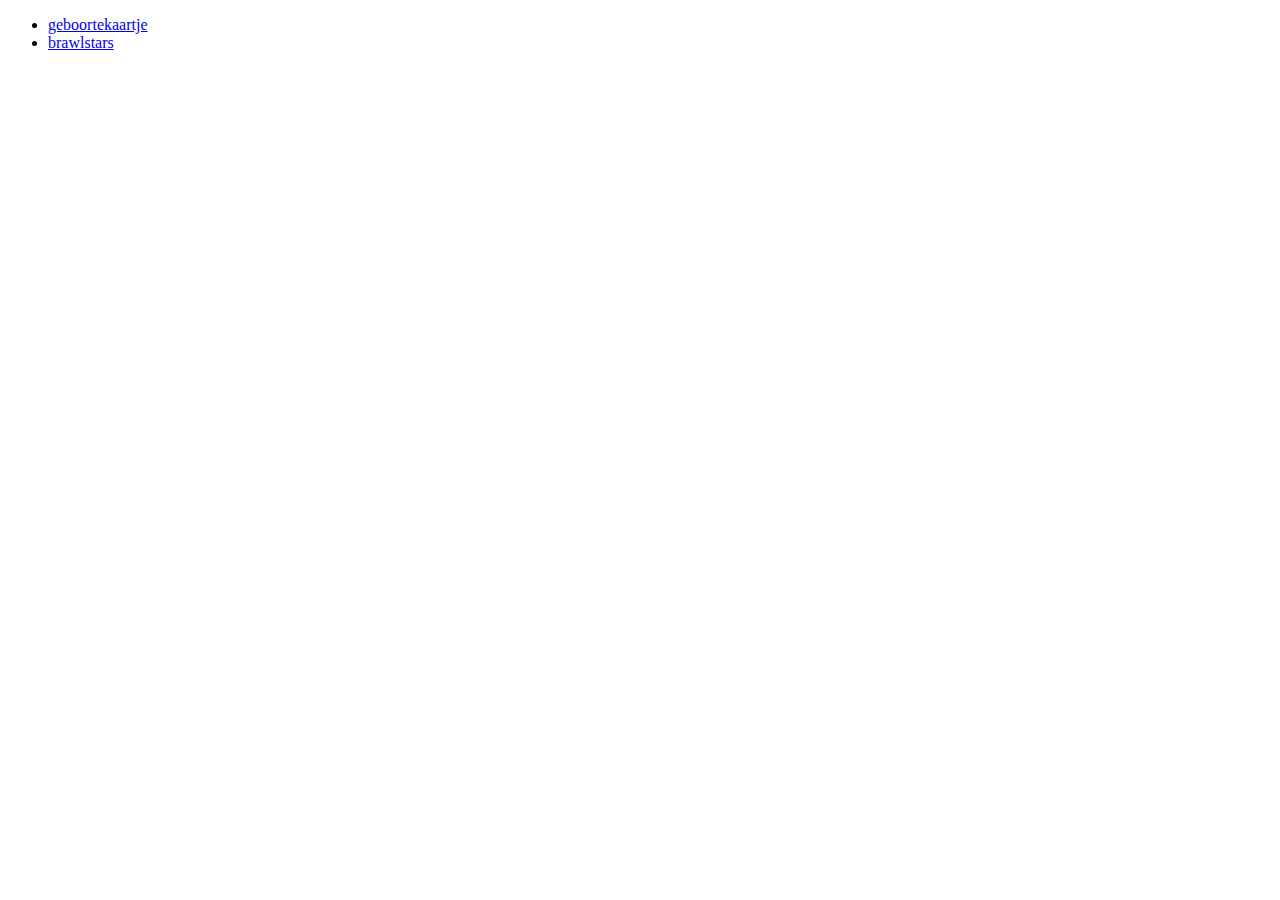
<file: index.html>
<!DOCTYPE html>
<html lang="en">
<head>
    <meta charset="UTF-8">
    <title>Augustijn</title>
</head>
<body>
<ul>
    <li><a href="geboortekaartje/">geboortekaartje</a></li>
    <li><a href="brawlstars/">brawlstars</a></li>
</ul>
</body>
</html>
</file>
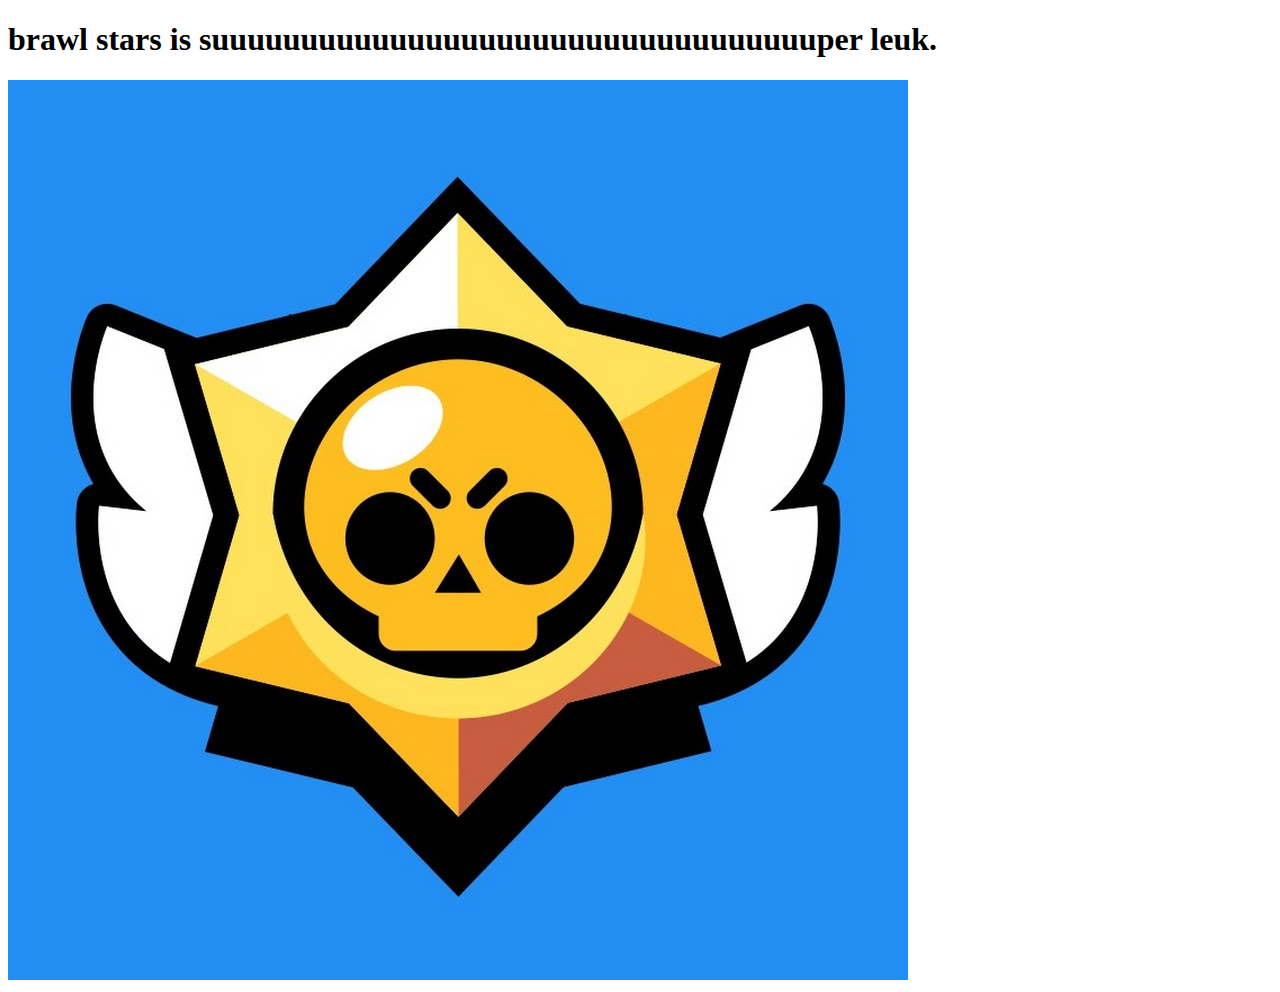
<file: brawlstars/index.html>
<!DOCTYPE html>
<html lang="nl">
    <head>
        <meta charset="UTF-8">
        <title>brawl stars</title>
    </head>
    <body>
    <h1>brawl stars is suuuuuuuuuuuuuuuuuuuuuuuuuuuuuuuuuuper leuk.</h1>
        <img src="tekentje.jpg" />
    </body>
</html>
</file>
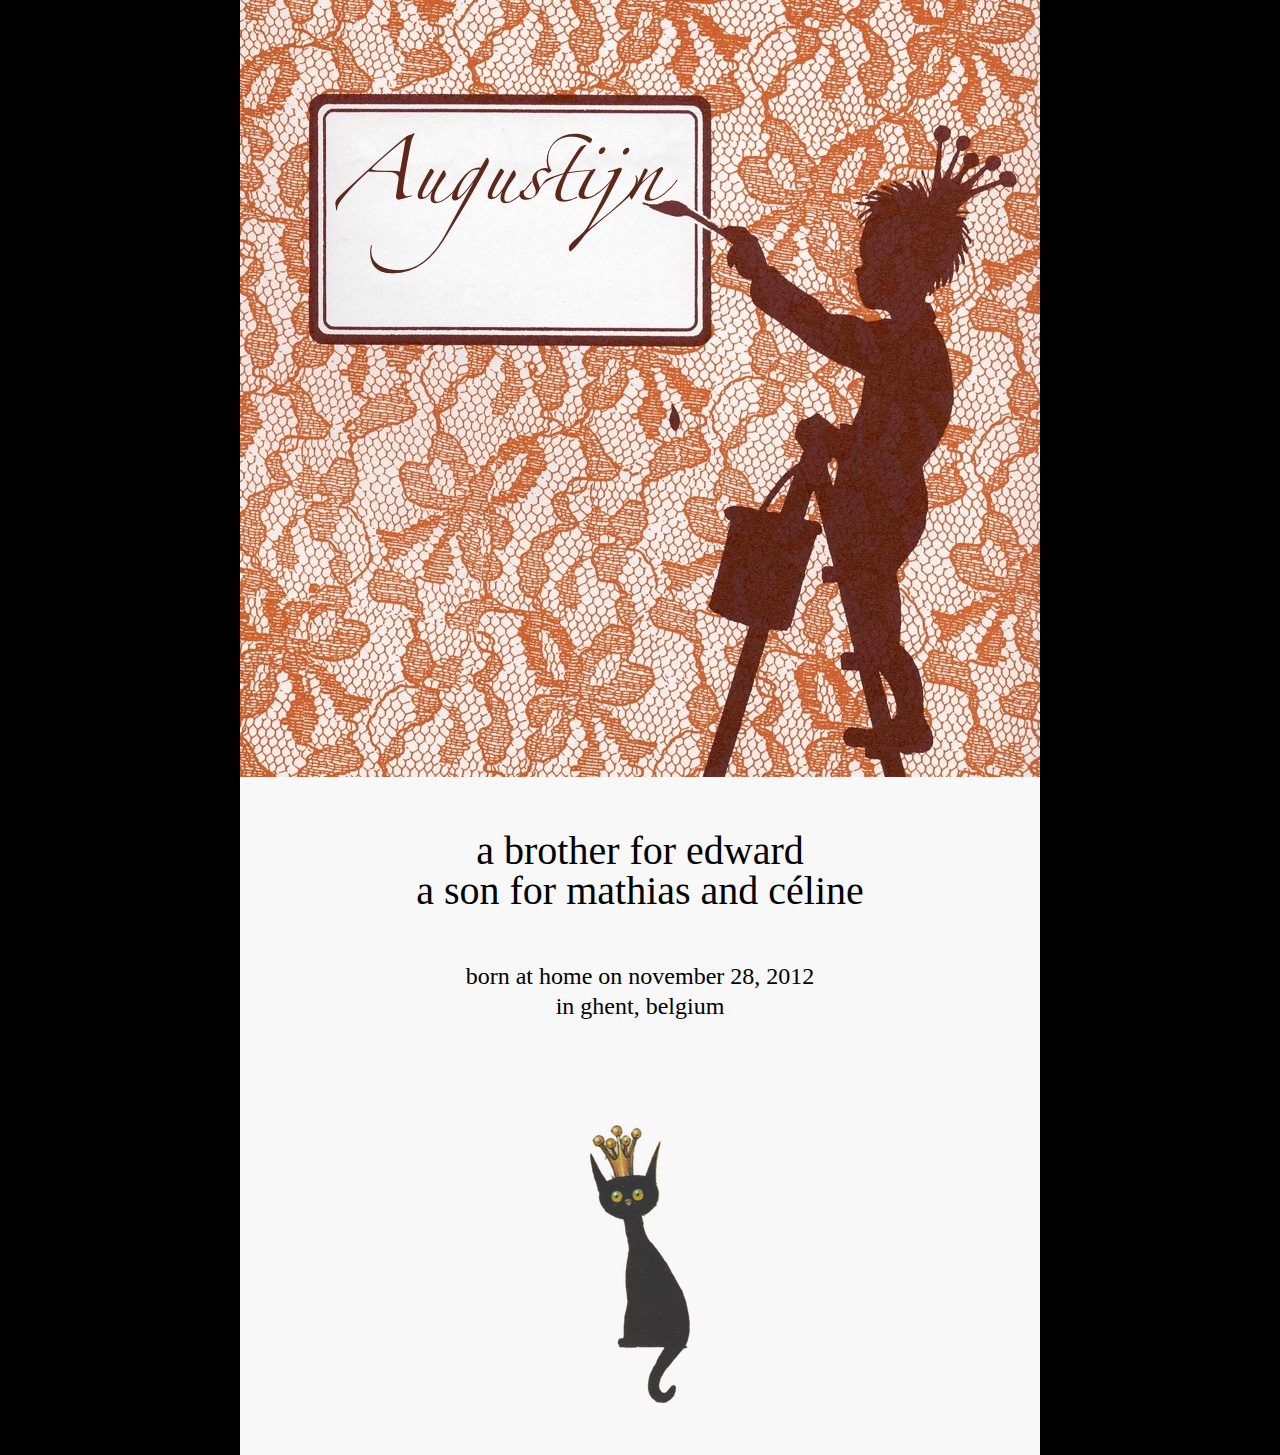
<file: geboortekaartje/index.html>
<!DOCTYPE html>
<html lang="en">
<head>
    <meta charset="UTF-8">
    <link href="./tripoli.simple.css" type="text/css" rel="stylesheet">
    <!--[if IE]><link rel="stylesheet" type="text/css" href="./tripoli.simple.ie.css"><![endif]-->
    <link rel="stylesheet" href="./main.css" type="text/css" />
    <title>Augustijn</title>
</head>
<body>
<div class="main">

    <img src="./card.jpg" alt="Edward" />
    <p class="large">a brother for edward<br />a son for mathias and céline</p>




    <p>
        born at home on
        november 28, 2012<br />
        in ghent, belgium<br /><br>
    </p>

    <br />
    <img src="./cat.png" alt="cat" />
    <br />
    <br />
    <br />
</div>
</body>
</html>
</file>
<file: geboortekaartje/tripoli.simple.css>
/*
 *   Tripoli is a generic CSS standard for HTML rendering. 
 *   Copyright (C) 2007-2008 David Hellsing
 *   
 *   http://devkick.com/lab/tripoli/
 *
 *   You should have received a copy of the GNU General Public License
 *   along with this program.  If not, see <http://www.gnu.org/licenses/>.
**
_______________________________
RESET */
*{text-decoration:none;font-size:1em;outline:none;margin:0;padding:0}code,kbd,samp,pre,tt,var,textarea,input,select,isindex,listing,xmp,plaintext{font:inherit;white-space:normal}a,img,a img,iframe,form,abbr,acronym,object,applet,table,a abbr,a acronym{border-width:0}dfn,i,cite,var,address,em{font-style:normal}th,b,strong,h1,h2,h3,h4,h5,h6,dt{font-weight:400}caption,th,td{text-align:left}html{background:#FFF;color:#000;line-height:1;font-family:arial, sans-serif}/* \*/html{font-family:sans-serif}/* */q{quotes:"\201C""\201D""\2018""\2019"}ul,ol,dir,menu{list-style:none}sub,sup{vertical-align:baseline}a{color:inherit}/*
_______________________________
DISABLE DEPRECATED HTML */
font,basefont{color:inherit;font:inherit;font-size:100%}center,*[align]{text-align:inherit}s,strike,u{text-decoration:inherit}img{border:none;margin:0}ol{list-style-type:decimal}body{background-color:transparent}tr,th,td{width:auto;height:auto;background-color:transparent;vertical-align:inherit;border:none}table[border],.content table[border]{border-collapse:separate;border-spacing:0}nobr{white-space:normal}marquee{overflow:visible;-moz-binding:none}blink{text-decoration:none}/*
_______________________________
GENERAL */
html{font-size:125%}body{font-size:50%}a{text-decoration:underline}strong,th,thead td,h1,h2,h3,h4,h5,h6,dt{font-weight:700}cite,em,dfn{font-style:italic}code,kbd,samp,pre,tt,var,input[type='text'],input[type='password'],textarea{font-size:100%;font-family:mono-space,monospace}pre{white-space:pre}pre *{font-size:100%;white-space:pre}del{text-decoration:line-through}ins,dfn{border-bottom:1px solid #000}small,sup,sub{font-size:85%}big{font-size:125%;line-height:80%}abbr,acronym{text-transform:uppercase;font-size:85%;letter-spacing:.1em}abbr[title],acronym[title],dfn[title]{cursor:help;border-bottom:1px dotted #000}sup{vertical-align:super}sub{vertical-align:sub}blockquote{padding-left:2.2em}hr{display:none/* We will re-reset it later for content */}:lang(af),:lang(nl),:lang(pl){quotes:'\201E' '\201D' '\201A' '\2019'}:lang(bg),:lang(cs),:lang(de),:lang(is),:lang(lt),:lang(sk),:lang(sr),:lang(ro){quotes:'\201E' '\201C' '\201A' '\2018'}:lang(da),:lang(hr){quotes:'\00BB' '\00AB' '\203A' '\2039'}:lang(el),:lang(es),:lang(sq),:lang(tr){quotes:'\00AB' '\00BB' '\2039' '\203A'}:lang(en-GB){quotes:'\2018' '\2019' '\201C' '\201D'}:lang(fi),:lang(sv){quotes:'\201D' '\201D' '\2019' '\2019'}:lang(fr){quotes:'\ab\2005' '\2005\bb' '\2039\2005' '\2005\203a'}*[lang|='en'] q:before{content:'\201C'}*[lang|='en'] q:after{content:'\201D'}*[lang|='en'] q q:before{content:'\2018'}*[lang|='en'] q q:after{content:'\2019'}input,select,button{cursor:pointer}input[type='text'],input[type='password']{cursor:text}input[type='hidden']{display:none}/*
_______________________________
CONTENT */
.content{font-size:1.2em;line-height:1.6em}.content h1{font-size:1.6em;line-height:1;margin:1em 0 .5em}.content h2{font-size:1.5em;line-height:1;margin:1.07em 0 .535em}.content h3{font-size:1.4em;line-height:1;margin:1.14em 0 .57em}.content h4{font-size:1.3em;line-height:1;margin:1.23em 0 .615em}.content h5{font-size:1.2em;line-height:1;margin:1.33em 0 .67em}.content h6{font-size:1em;line-height:1;margin:1.6em 0 .8em}.content hr{display:block;background:#000;color:#000;width:100%;height:1px;border:none}.content ul{list-style:disc outside}.content ol{list-style:decimal outside}.content table{border-collapse:collapse}.content hr,.content p,.content ul,.content ol,.content dl,.content pre,.content address,.content table,.content form{margin-bottom:1.6em}.content p+p{margin-top:-.8em}.content fieldset{margin:1.6em 0;padding:1.6em}/* \*/.content legend{padding-left:.8em;padding-right:.8em}/* *//* for Opera 8 */@media all and min-width 0px{.content legend{margin-bottom:1.6em}.content fieldset{margin-top:0}.content[class^='content'] fieldset{margin-top:1.6em}}.content fieldset>*:first-child{margin-top:0}.content textarea,.content input[type='text']{padding:.1em .2em}.content input{padding:.2em .1em}.content select{padding:.2em .1em 0}.content select[multiple]{margin-bottom:.8em}.content option{padding:0 .4em .1em}.content button{padding:.3em .5em}.content input[type='radio']{position:relative;bottom:-.2em}.content dt{margin-top:.8em;margin-bottom:.4em}.content ul,.content ol{margin-left:2.2em}.content caption,.content form div{padding-bottom:.8em}.content ul ul,content ol ul,.content ul ol,content ol ol{margin-bottom:0}/*
_______________________________
VISUAL PLUG */
blockquote{color:#666}blockquote > *:first-child:before /* Tripoli bonus: pure CSS blockquote */{content:"\201C";font-size:2.5em;margin-left:-.62em;font-family:georgia,serif;padding-right:.2em;color:#aaa;line-height:0}abbr[title],acronym[title],dfn[title]{border-bottom:1px solid #ccc}ins,dfn{border-bottom-color:#666}del{color:#666}fieldset{border-color:#ccc}textarea,input[type='text'],input[type='password'],select{border:1px solid #ccc;background:#fff}fieldset{border:1px solid #ccc}textarea:hover,input[type='text']:hover,input[type='password']:hover,select:hover{border-color:#aaa}textarea:focus,input[type='text']:focus,input[type='password']:focus,select:focus{outline:2px solid #e4e4e4;border-color:#888}.content hr{background:#aaa;color:#aaa}.content table{border-top:1px solid #ccc;border-left:1px solid #ccc}.content th,.content td{border-bottom:1px solid #ddd;border-right:1px solid #ccc}.content th,.content td{padding:.8em}a:link{color:#36c}a:visited{color:#99c}a:hover,code,pre{color:#c33}a:active,.a:focus{color:#000}/*
_______________________________
TYPE PLUG */
.alt{font-family:"baskerville italic","Warnock Pro","Goudy Old Style","Palatino","palatino linotype","Book Antiqua",Georgia, serif;font-style:italic;font-weight:400}.dquo{margin-left:-.55em}/*
_______________________________
END */
</file>
<file: geboortekaartje/tripoli.simple.ie.css>
/*
 *   Tripoli is a generic CSS standard for HTML rendering. 
 *   Copyright (C) 2007-2008 David Hellsing
 *   
 *   http://devkick.com/lab/tripoli/
 *
 *   You should have received a copy of the GNU General Public License
 *   along with this program.  If not, see <http://www.gnu.org/licenses/>.
**
_______________________________
BASE.IE */
textarea{white-space:pre}.content legend{margin-bottom:1.6em}.content fieldset{padding-top:0}sup,sub{font-size:100%}.content legend:first-child{margin-top:0}a abbr,a acronym{text-decoration:underline}* html .content blockquote *{margin:.8em 0}* html input{cursor:expression(this.type=='text' || this.type=='password' ? 'text' : 'pointer');display:expression(this.type=='hidden' ? 'none' : 'inline')}* html .content textarea,* html .content input,.content input[type='submit'],.content input[type='button']{padding:0}/*
_______________________________
END */
</file>
<file: geboortekaartje/main.css>
@CHARSET "UTF-8";

body {
	background-color: black;
	text-align: center;
	font-family: Georgia;
	font-size: 24px;
}

a {
	color: black !important;
}

.main {
	background-color: rgb(248,248,248);
	width: 800px;
	margin-left: auto;
	margin-right: auto;
}


img.icon {
	width: 16px;
	height: 16px;
	vertical-align: text-center;
	margin-right: 4px;
}

p {
	margin: 50px;
	line-height: 30px;
}
.large {
	font-size: 40px;
	line-height: 40px;	
}
</file>
